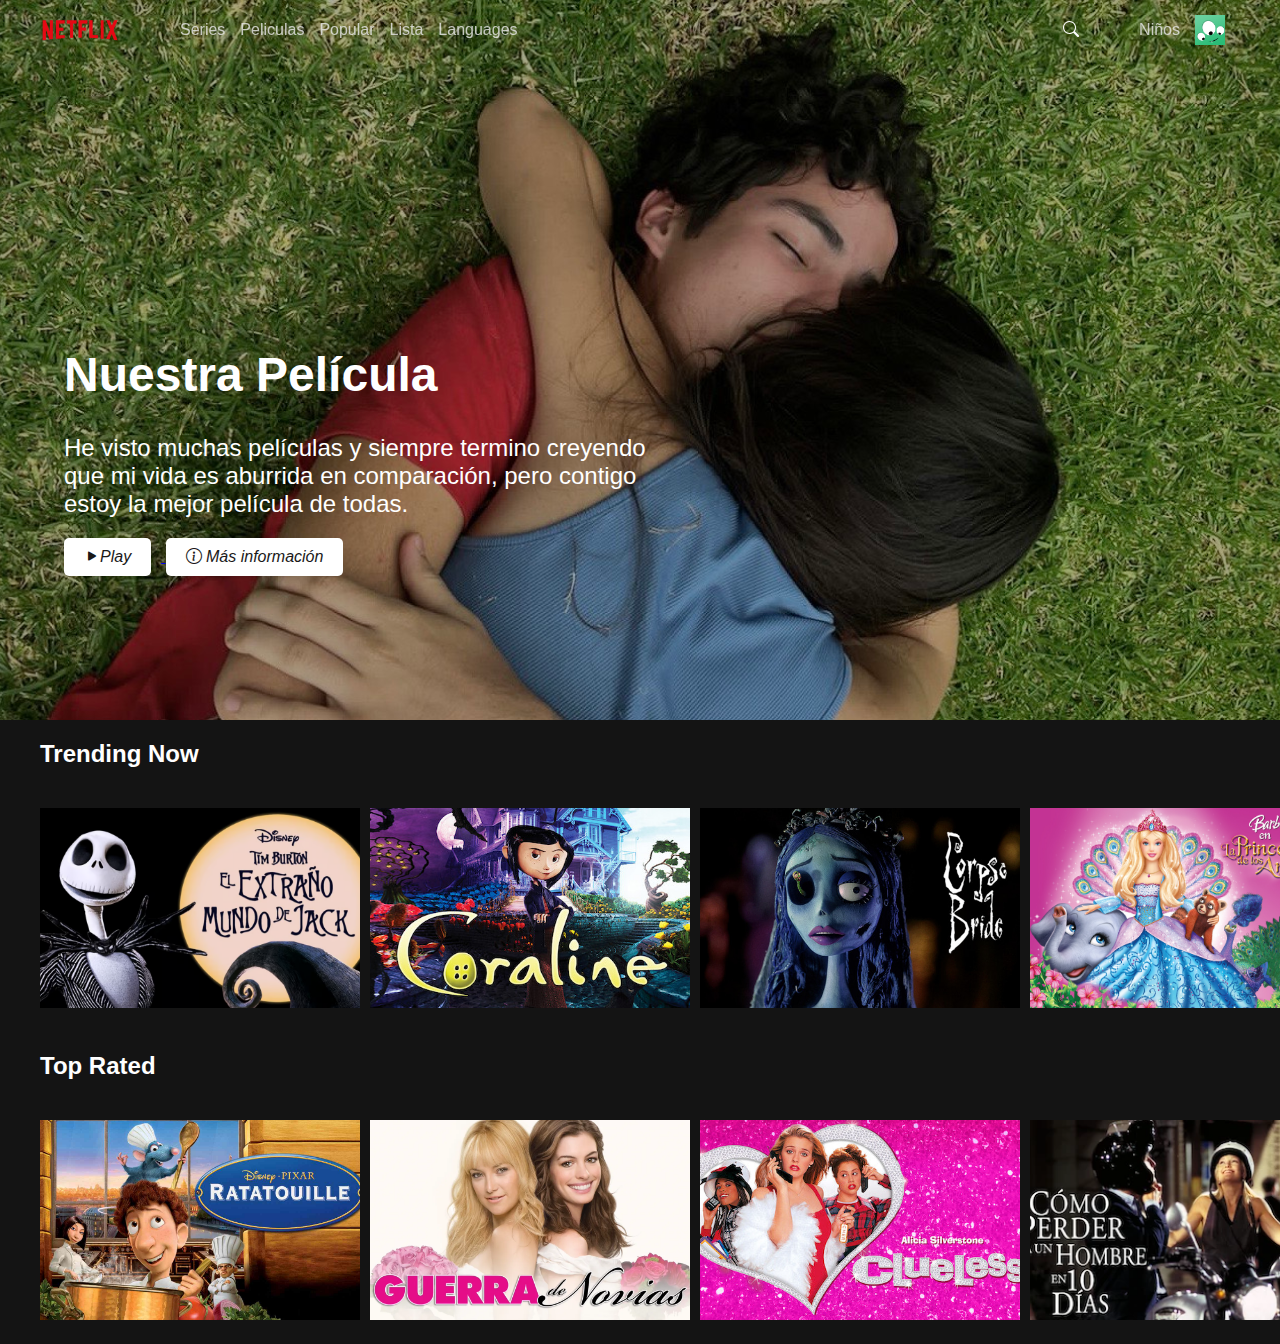
<file: index.html>
<!DOCTYPE html>
<html lang="en">
<head>
    <meta charset="UTF-8">
    <meta name="viewport" content="width=device-width, initial-scale=1.0">
    <title>Netflix</title>
    <link rel="icon" href="images/netflixn.ico">
    <link rel="stylesheet" href="styles.css">
    <link rel="stylesheet" href="https://cdn.jsdelivr.net/npm/bootstrap-icons@1.11.3/font/bootstrap-icons.min.css">
</head>
<body>
    <header id="header">
        <div class="header-cont">
            <div class="left-cont">
                <img src="images/Logonetflix.png" alt="Logo" class="header-brand">
                <ul class="main-nav">
                    <li class="nav-item">Series</li>
                    <li class="nav-item">Peliculas</li>
                    <li class="nav-item">Popular</li>
                    <li class="nav-item">Lista</li>
                    <li class="nav-item">Languages</li>
                </ul>
            </div>
            <div class="right-cont">
                <p><i class="bi bi-search"></i></p>
                <ul class="main-nav">
                    <li class="nav-item">Niños</li>
                </ul>
                <img src="images/profile.png" alt="Profile">
            </div>
        </div>
    </header>

    <div class="banner-section" id="banner-section">
        <div class="banner-content">
            <h1 class="banner-title">Nuestra Película</h1>
            <p class="banner-description">
                He visto muchas películas y siempre termino creyendo que mi vida es aburrida en comparación, pero contigo estoy la mejor película de todas.
            </p>
            <div class="banner-buttons">
                <a href="nuestraPelicula.html">
                    <button class="banner-button"><i class="bi bi-play-fill">Play</i></button>
                </a>
                <button class="banner-button"><i class="bi bi-info-circle"> Más información</i></button>
            </div>
        </div>
        <div class="banner-fadeBottom"></div>
    </div>
    
    <section class="row">
        <h2>Trending Now</h2>
        <div class="row-posters">
            <a href="https://www.tiktok.com/@luigstar/video/7292155055933852934?is_from_webapp=1&sender_device=pc&web_id=7402994096015771142">
                <img src="images/jack.png" alt="Poster 1" class="row-poster">
            </a>
            <a href="https://www.tiktok.com/@blackrulose/video/7124511197050719494?is_from_webapp=1&sender_device=pc&web_id=7402994096015771142">
                <img src="images/coraline.jpg" alt="Poster 2" class="row-poster">
            </a>
            <a href="https://www.tiktok.com/@carolinefilm_/video/7295148313383308550?is_from_webapp=1&sender_device=pc&web_id=7402994096015771142">
                <img src="images/cadaver.jpg" alt="Poster 3" class="row-poster">
            </a>
            <a href="https://www.tiktok.com/@barbie_edits_5/video/7262108526611385606?is_from_webapp=1&sender_device=pc&web_id=7402994096015771142">
                <img src="images/barbieisla.jpg" alt="Poster 3" class="row-poster">
            </a>
            <a href="https://www.tiktok.com/@marfil_2207/video/7144939995436944646?is_from_webapp=1&sender_device=pc&web_id=7402994096015771142">
                <img src="images/barbie12.jpg" alt="Poster 5" class="row-poster">
            </a>
        </div>
    </section>
    
    <section class="row">
        <h2>Top Rated</h2>
        <div class="row-posters">
            <a href="https://www.tiktok.com/@tatiana.css/video/7311036770051788037?is_from_webapp=1&sender_device=pc&web_id=7402994096015771142">
                <img src="images/rata.jpeg" alt="Poster 6" class="row-poster">
            </a>
            <a href="https://www.tiktok.com/@popculture_vibe/video/7308131007033576737?is_from_webapp=1&sender_device=pc&web_id=7402994096015771142">
                <img src="images/novias.webp" alt="Poster 7" class="row-poster">
            </a>
            <a href="https://www.tiktok.com/@loloyalty1/video/7043096566378401071?_r=1&_t=8qKO3oztDkM">
                <img src="images/clueless.jpg" alt="Poster 8" class="row-poster">
            </a>
            <a href="https://www.tiktok.com/@aecesa/video/7412720178397547808?is_from_webapp=1&sender_device=pc&web_id=7402994096015771142">
                <img src="images/hombre.webp" alt="Poster 11" class="row-poster">
            </a>
            <a href="https://www.tiktok.com/@alicemarym/video/7323609352907099424?_r=1&_t=8qKTK5dWgfW">
                <img src="images/montecarlo.jpg" alt="Poster 12" class="row-poster">
            </a>
        </div>
    </section>    
    <script src="scripts.js"></script>
</body>
</html>
</file>
<file: styles.css>
/* General Styles */
body {
    margin: 0;
    padding: 0;
    font-family: Arial, sans-serif;
    background-color: #141414;
    color: #fff;
}

/* Header Styles */
header {
    background-color: transparent;
    position: fixed;
    z-index: 100;
    left: 0;
    top: 0;
    width: 100%;
    transition: all ease 600ms;
}

header.black-bg {
    background-color: rgb(20, 20, 20);
}

.header-cont {
    display: flex;
    justify-content: space-between;
    padding: 5px 20px; /* Reduce padding to make the navbar shorter */
    max-width: 1200px;
    margin: 0 auto;
}

.left-cont, .right-cont {
    display: flex;
    align-items: center;
}

.header-brand {
    max-width: 80px; /* Reduce the logo size */
}

.main-nav {
    list-style: none;
    display: flex;
    margin-left: 20px;
}

.nav-item {
    margin-right: 15px; /* Reduce margin between nav items */
    color: #e5e5e5;
    opacity: .83;
    cursor: pointer;
    display: flex;
    align-items: center;
}

.nav-item:hover {
    color: white;
    opacity: 1;
}

.right-cont svg, .right-cont img {
    margin-right: 15px; /* Reduce margin between right items */
    cursor: pointer;
}

.right-cont svg {
    color: white;
}

.right-cont img {
    max-width: 30px; /* Reduce the profile image size */
}

/* Banner Section */
.banner-section {
    position: relative;
    height: 80vh; /* Updated height */
    background-image: url('images/nosotros.jpeg'); /* Updated background image */
    background-size: cover; /* Ensure the image covers the section */
    background-position: center; /* Center the image */
    background-repeat: no-repeat;
    color: white;
}

.banner-content {
    position: absolute;
    bottom: 20%;
    left: 5%;
    color: white;
    max-width: 600px;
}

.banner-title {
    font-size: 3rem;
    font-weight: bold;
}

.banner-description {
    font-size: 1.5rem;
    margin: 1rem 0;
}

.banner-buttons {
    margin-top: 20px;
}

.banner-button {
    padding: 10px 20px;
    font-size: 1rem;
    background-color: #ffffff; /* Netflix color */
    color: rgb(26, 25, 25);
    border: none;
    cursor: pointer;
    margin-right: 10px;
    border-radius: 5px;
}

.banner-button:hover {
    background-color: #d1caca;
}

.banner_fadeBottom {
    position: absolute;
    bottom: 0;
    height: 20%;
    width: 100%;
    background-image: linear-gradient(180deg, transparent, rgba(0, 0, 0, 0.6), black);
}

/* Row Section */
.row {
    margin-left: 20px;
    color: white;
}

.row h2 {
    margin-left: 20px;
}

.row-posters {
    display: flex;
    overflow-y: hidden;
    overflow-x: scroll;
    padding: 20px;
}

.row-poster {
    object-fit: cover;
    width: 320px; /* Establece un ancho fijo */
    height: 200px; /* Establece una altura fija */
    margin-right: 10px;
    transition: transform 450ms;
}

.row-poster:hover {
    transform: scale(1.08);
    opacity: 1;
}
</file>
